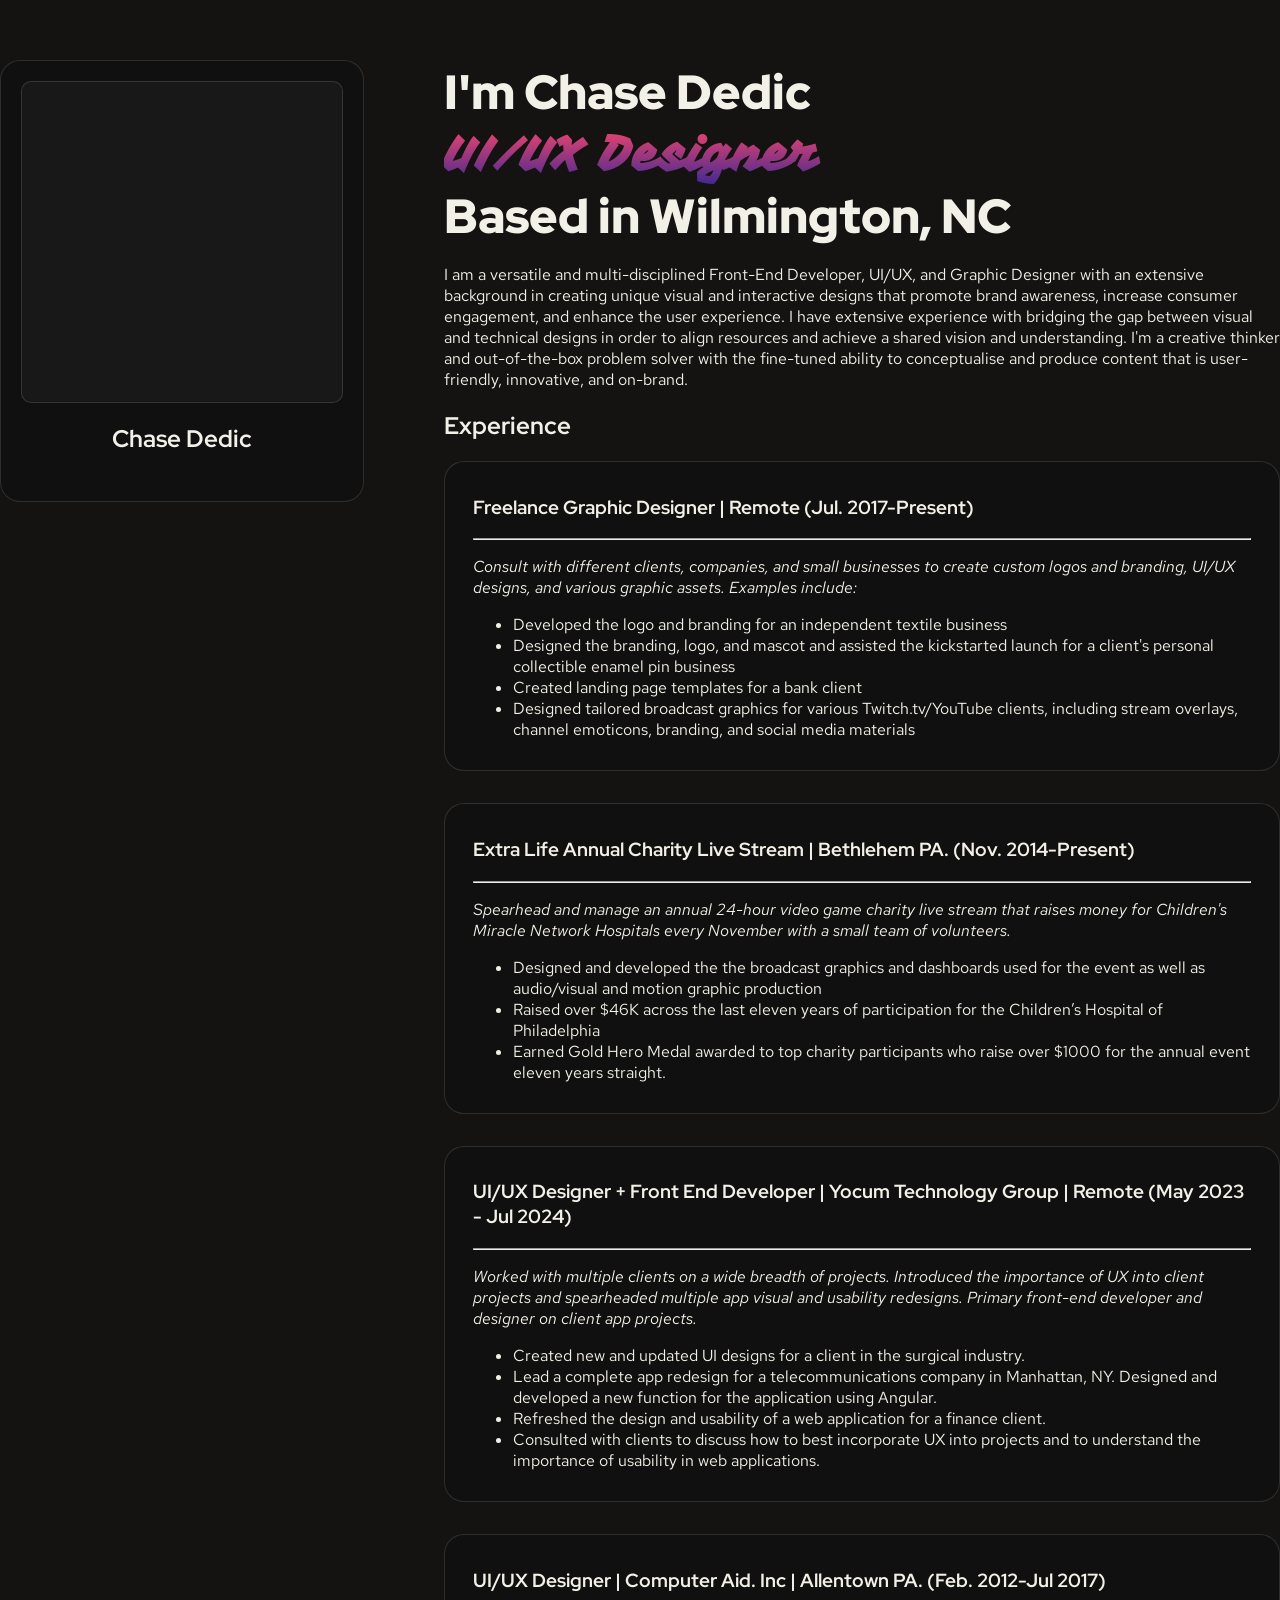
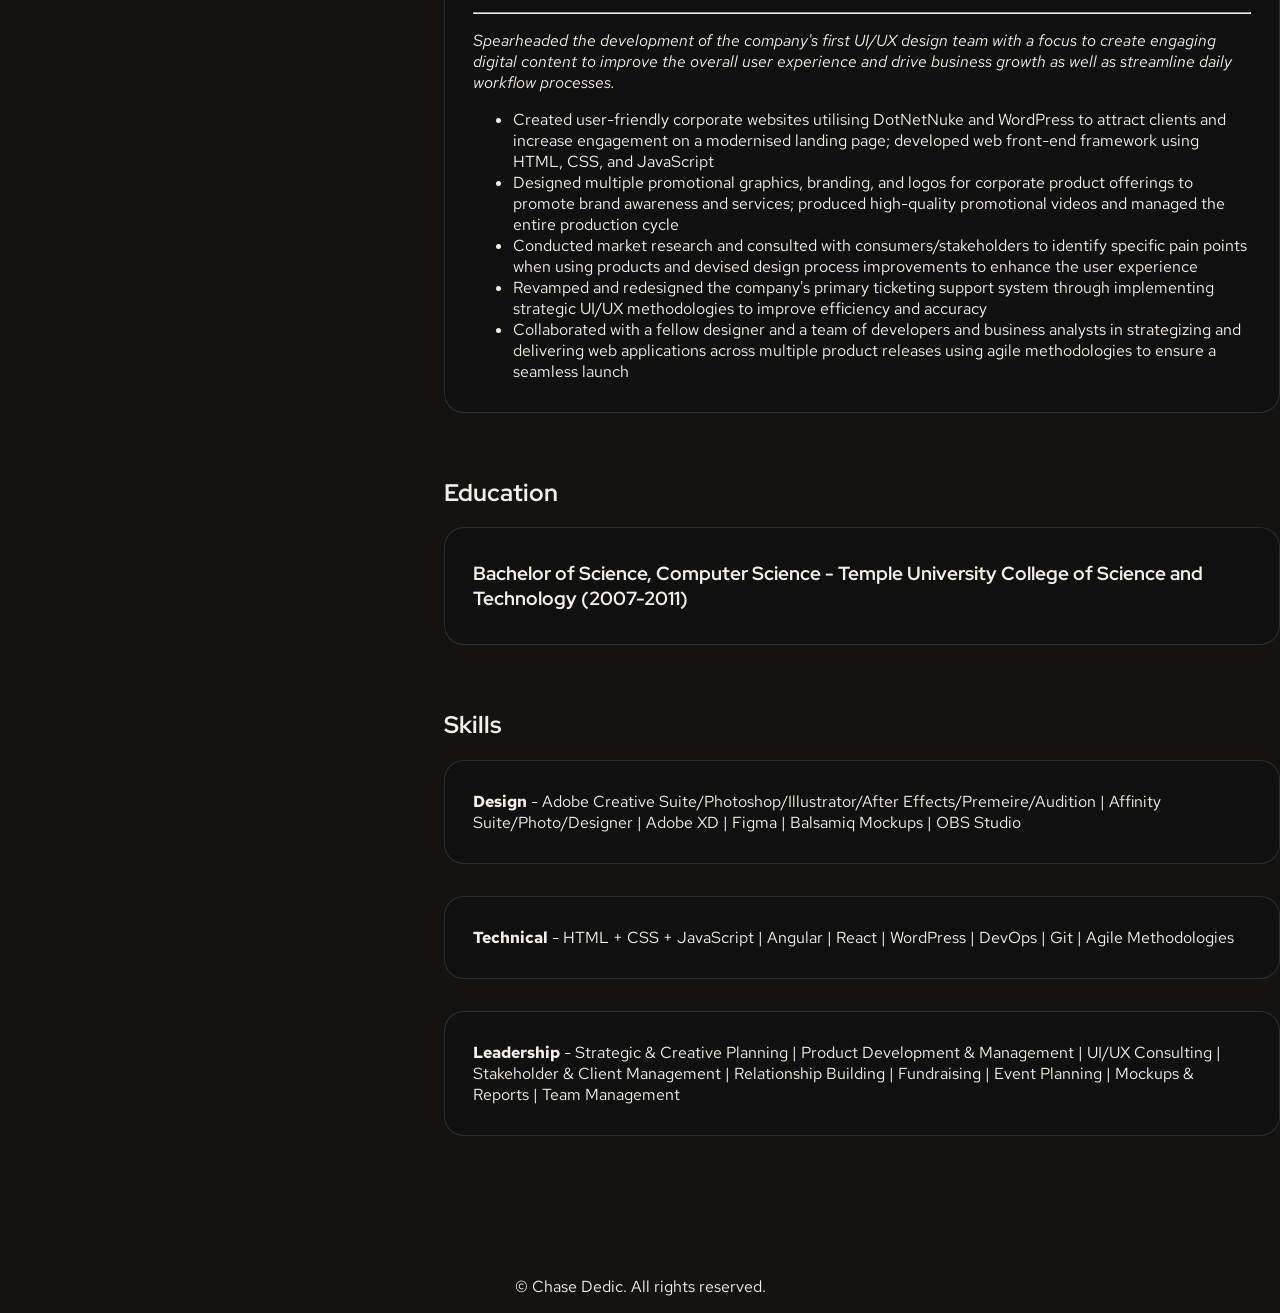
<file: index.html>
<!DOCTYPE html>
<html lang="en">
<head>
    <meta charset="UTF-8">
    <meta name="viewport" content="width=device-width, initial-scale=1.0">
    <title>Chase Dedic's Resume</title>
    <link rel="stylesheet" href="./css/style.css">
</head>
<body>

    <main>
        <section class="profile">
            <div>
                <div class="temp-image"></div>
                <h2>Chase Dedic</h2> 
            </div>
             
        </section>
        
        <section class="resume">

            <div>
                <h1>I'm Chase Dedic</h1>
                <h1 class="tagline"">UI/UX Designer</h1>
                <h1>Based in Wilmington, NC</h1>
                <p>I am a versatile and multi-disciplined Front-End Developer, UI/UX, and Graphic Designer with an extensive background in creating unique visual and interactive designs that promote brand awareness, 
                    increase consumer engagement, and enhance the user experience. I have extensive experience with bridging the gap between visual and technical designs in order to align resources and achieve a shared vision and understanding. I'm a creative 
                    thinker and out-of-the-box problem solver with the fine-tuned ability to conceptualise and produce content that is user-friendly, innovative, and on-brand.</p>
            </div>   
            
            <h2>Experience</h2>
            <section class="experience">
                <div>
                    <h3>Freelance Graphic Designer | Remote (Jul. 2017-Present)</h3>
                    <hr>
                    <p><i>Consult with different clients, companies, and small businesses to create custom logos and branding, UI/UX designs, and various graphic assets. Examples include:</i></p>
                    <ul>
                        <li>Developed the logo and branding for an independent textile business</li>
                        <li>Designed the branding, logo, and mascot and assisted the kickstarted launch for a client's personal collectible enamel pin business</li>
                        <li>Created landing page templates for a bank client</li>
                        <li>Designed tailored broadcast graphics for various Twitch.tv/YouTube clients, including stream overlays, channel emoticons, branding, and social media materials </li>
                    </ul>
                </div>
                
                <div>
                    <h3>Extra Life Annual Charity Live Stream | Bethlehem PA. (Nov. 2014-Present)</h3>
                    <hr>
                    <p><i>Spearhead and manage an annual 24-hour video game charity live stream that raises money for Children's Miracle Network Hospitals every November with a small team of volunteers.</i></p>
                    <ul>
                        <li>Designed and developed the the broadcast graphics and dashboards used for the event as well as audio/visual and motion graphic production</li>
                        <li>Raised over $46K across the last eleven years of participation for the Children’s Hospital of Philadelphia</li>
                        <li>Earned Gold Hero Medal awarded to top charity participants who raise over $1000 for the annual event eleven years straight.</li>
                    </ul>
                </div>

                <div>
                    <h3>UI/UX Designer + Front End Developer | Yocum Technology Group | Remote (May 2023 - Jul 2024)</h3>
                    <hr>
                    <p><i>Worked with multiple clients on a wide breadth of projects. Introduced the importance of UX into client projects and spearheaded multiple app visual and usability redesigns. Primary front-end developer and designer on client app projects.</i></p>
                    <ul>
                        <li>Created new and updated UI designs for a client in the surgical industry.</li>
                        <li>Lead a complete app redesign for a telecommunications company in Manhattan, NY. Designed and developed a new function for the application using Angular.</li>
                        <li>Refreshed the design and usability of a web application for a finance client.</li>
                        <li>Consulted with clients to discuss how to best incorporate UX into projects and to understand the importance of usability in web applications.</li>
                    </ul>
                </div>

                <div>
                    <h3>UI/UX Designer | Computer Aid. Inc | Allentown PA. (Feb. 2012-Jul 2017)</h3>
                    <hr>
                    <p><i>Spearheaded the development of the company's first UI/UX design team with a focus to create engaging digital content to improve the overall user experience and drive business growth as well as streamline daily workflow processes.</i></p>
                    <ul>
                        <li>Created user-friendly corporate websites utilising DotNetNuke and WordPress to attract clients and increase engagement on a modernised landing page; developed web front-end framework using HTML, CSS, and JavaScript</li>
                        <li>Designed multiple promotional graphics, branding, and logos for corporate product offerings to promote brand awareness and services; produced high-quality promotional videos and managed the entire production cycle</li>
                        <li>Conducted market research and consulted with consumers/stakeholders to identify specific pain points when using products and devised design process improvements to enhance the user experience</li>
                        <li>Revamped and redesigned the company's primary ticketing support system through implementing strategic UI/UX methodologies to improve efficiency and accuracy</li>
                        <li>Collaborated with a fellow designer and a team of developers and business analysts in strategizing and delivering web applications across multiple product releases using agile methodologies to ensure a seamless launch</li>
                    </ul>
                </div>
            </section>

            <h2>Education</h2>
            <section class="education">
                <div>
                    <h3>Bachelor of Science, Computer Science - Temple University College of Science and Technology (2007-2011)</h3>
                </div>
            </section>

            <h2>Skills</h2>
            <section class="skills">
                <div>
                    <p><b>Design</b> - Adobe Creative Suite/Photoshop/Illustrator/After Effects/Premeire/Audition | Affinity Suite/Photo/Designer | Adobe XD | Figma | Balsamiq Mockups | OBS Studio</p>
                </div>
                <div>
                    <p><b>Technical</b> - HTML + CSS + JavaScript | Angular | React | WordPress | DevOps | Git | Agile Methodologies</p>
                </div>
                <div>
                    <p><b>Leadership</b> - Strategic & Creative Planning | Product Development & Management | UI/UX Consulting | Stakeholder & Client Management | Relationship Building | Fundraising | Event Planning | Mockups & Reports | Team Management </p>
                </div>        
            </section>
            
        </section>
    </main>

    <footer>
        <p>© Chase Dedic. All rights reserved.</p>
    </footer>

</body>
</html>
</file>
<file: css/style.css>
@import url('https://fonts.googleapis.com/css2?family=Red+Hat+Display:ital,wght@0,300..900;1,300..900&family=Red+Hat+Text:ital,wght@0,300..700;1,300..700&family=Vampiro+One&display=swap');

html {
    position: relative;
    min-height: 100%;
}

body {
    font-family: "Red Hat Text", sans-serif;
    font-optical-sizing: auto;
    font-style: normal;
    margin: 0;
    color: #f3f0e7;
    background-color: #141312;
    display: flex;
    flex-direction: column;
    flex: none;
    align-items: center;
}

main {
    width: 100%;
    max-width: 1440px;
    display:flex;
    flex-direction: row;
    justify-content: center;
    gap: 5rem;
    padding: 60px 40px;
}

h1, h2, h3 {
    font-family: 'Red Hat Display', sans-serif;
}

h1 {
    font-size: 3rem;
    font-weight: 900;
    margin: 0;
}

.tagline {
    font-family: 'Vampiro One', 'Red Hat Display', sans-serif;
    background: -webkit-linear-gradient(#FC466B, #432a91);
    -webkit-background-clip: text;
    -webkit-text-fill-color: transparent;
}

.profile {
    flex: 1 0 0;
}

.profile>div {
    position: sticky;
    top: 60px;
    background-color: #101010;
    height: 400px;
    padding:20px;
    border: 1px solid #ffffff20;
    border-radius: 20px;
    display:flex;
    flex-direction: column;
    align-items: center;
}

div.temp-image {
    height: 320px;
    width: 320px;
    background-color: #ffffff09;
    border: 1px solid #ffffff20;
    border-radius: 10px;
}

.resume {
    flex-grow: 0;
}

.experience, .education, .skills{
    display: flex;
    gap: 2rem;
    flex-direction: column;
    margin-bottom: 4rem;
}

.experience>div, .education>div, .skills>div {
    padding: 14px 28px;
    border: 1px solid #ffffff20;
    border-radius: 20px;
    background-color: #101010;
}
</file>
